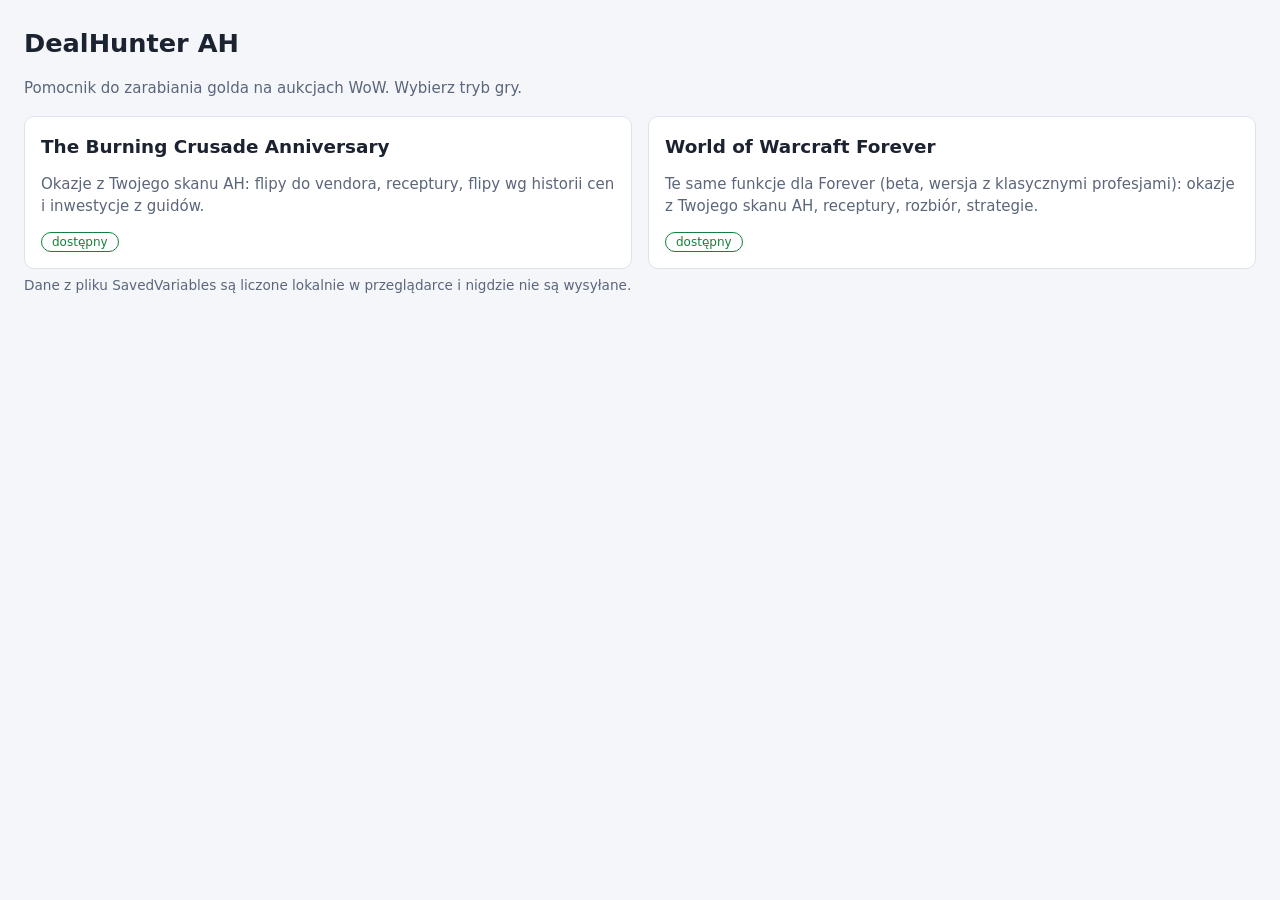
<file: docs/index.html>
<!doctype html>
<html lang="pl">
<head>
<meta charset="utf-8">
<meta name="viewport" content="width=device-width, initial-scale=1">
<meta name="robots" content="noindex, nofollow">
<title>DealHunter AH</title>
<link rel="icon" href="data:,">
<link rel="stylesheet" href="style.css">
</head>
<body>
<header>
  <h1>DealHunter AH</h1>
  <p class="sub">Pomocnik do zarabiania golda na aukcjach WoW. Wybierz tryb gry.</p>
</header>
<main>
  <div class="modes">
    <a class="mode card" href="tbc/">
      <h2>The Burning Crusade Anniversary</h2>
      <p>Okazje z Twojego skanu AH: flipy do vendora, receptury, flipy wg historii cen i inwestycje z guidów.</p>
      <span class="badge ok">dostępny</span>
    </a>
    <a class="mode card" href="forever/">
      <h2>World of Warcraft Forever</h2>
      <p>Te same funkcje dla Forever (beta, wersja z klasycznymi profesjami): okazje z Twojego skanu AH, receptury, rozbiór, strategie.</p>
      <span class="badge ok">dostępny</span>
    </a>
  </div>
  <p class="hint">Dane z pliku SavedVariables są liczone lokalnie w przeglądarce i nigdzie nie są wysyłane.</p>
</main>
</body>
</html>
</file>
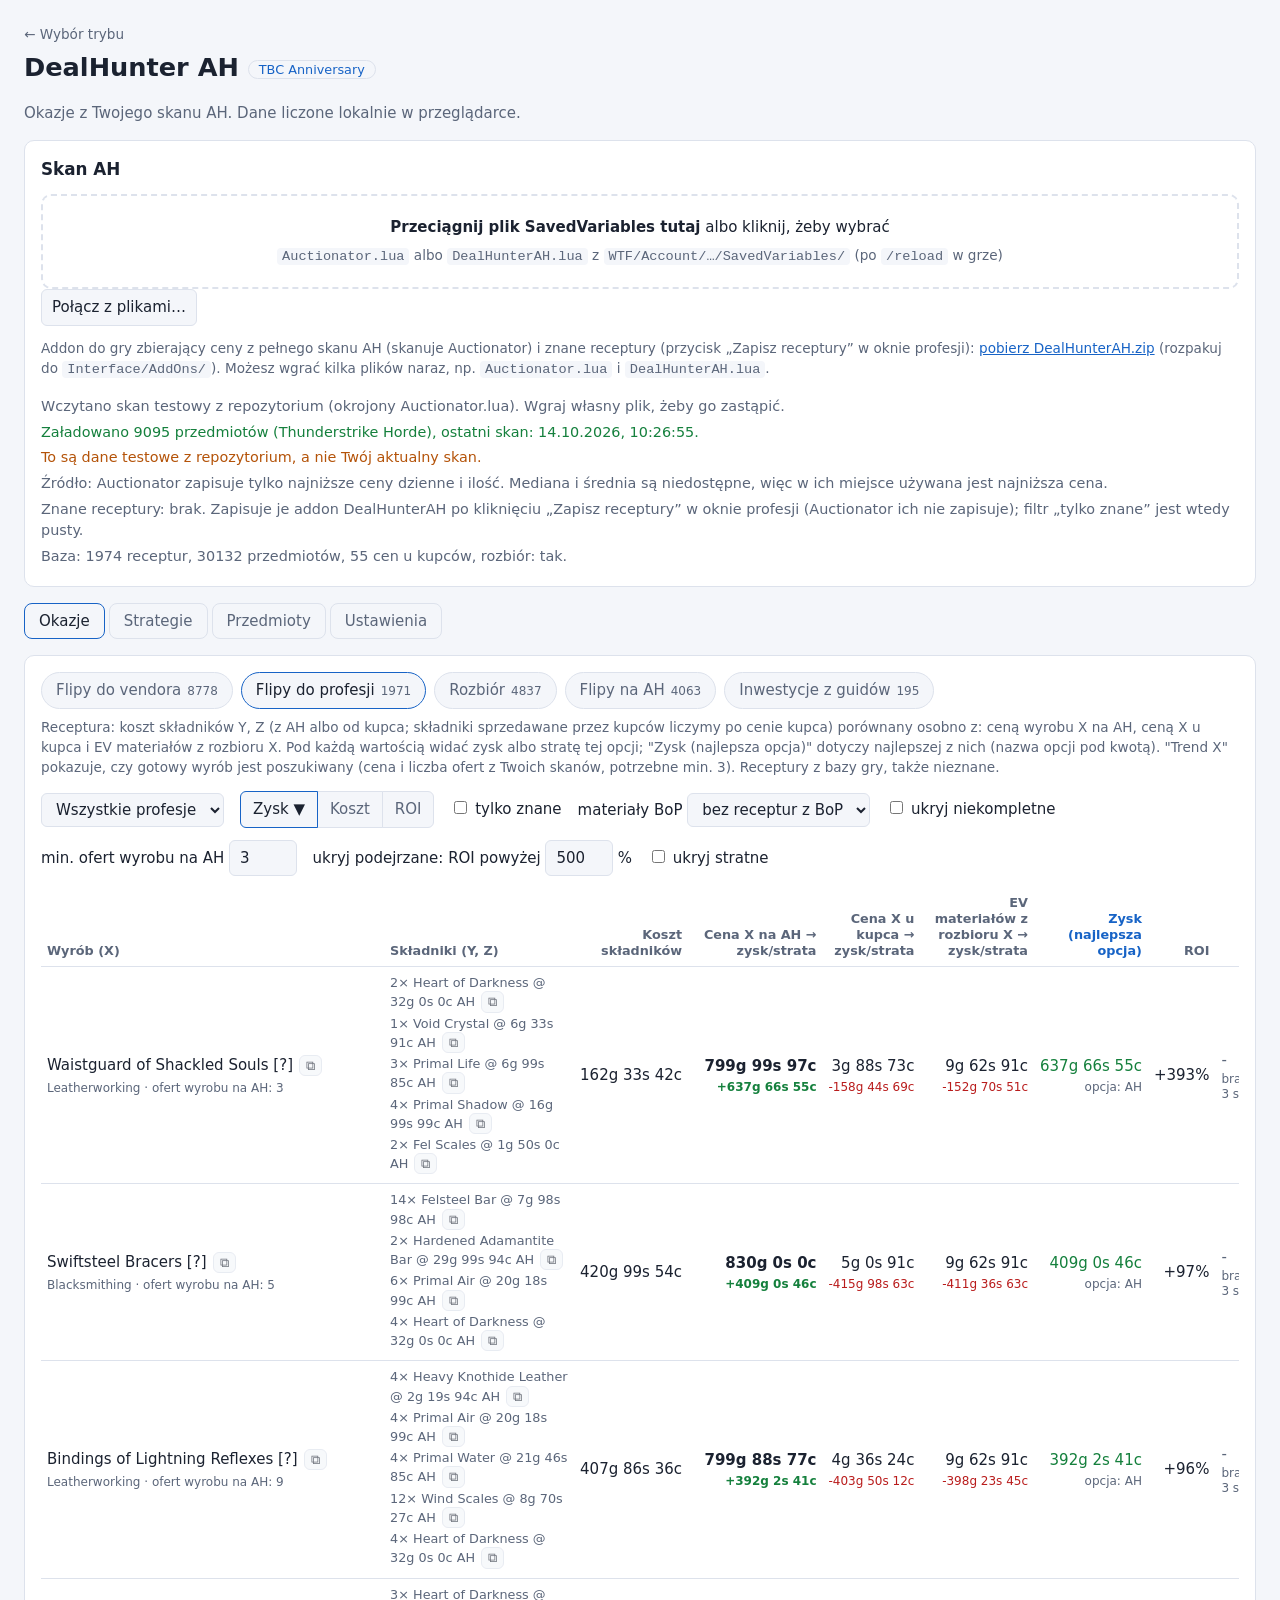
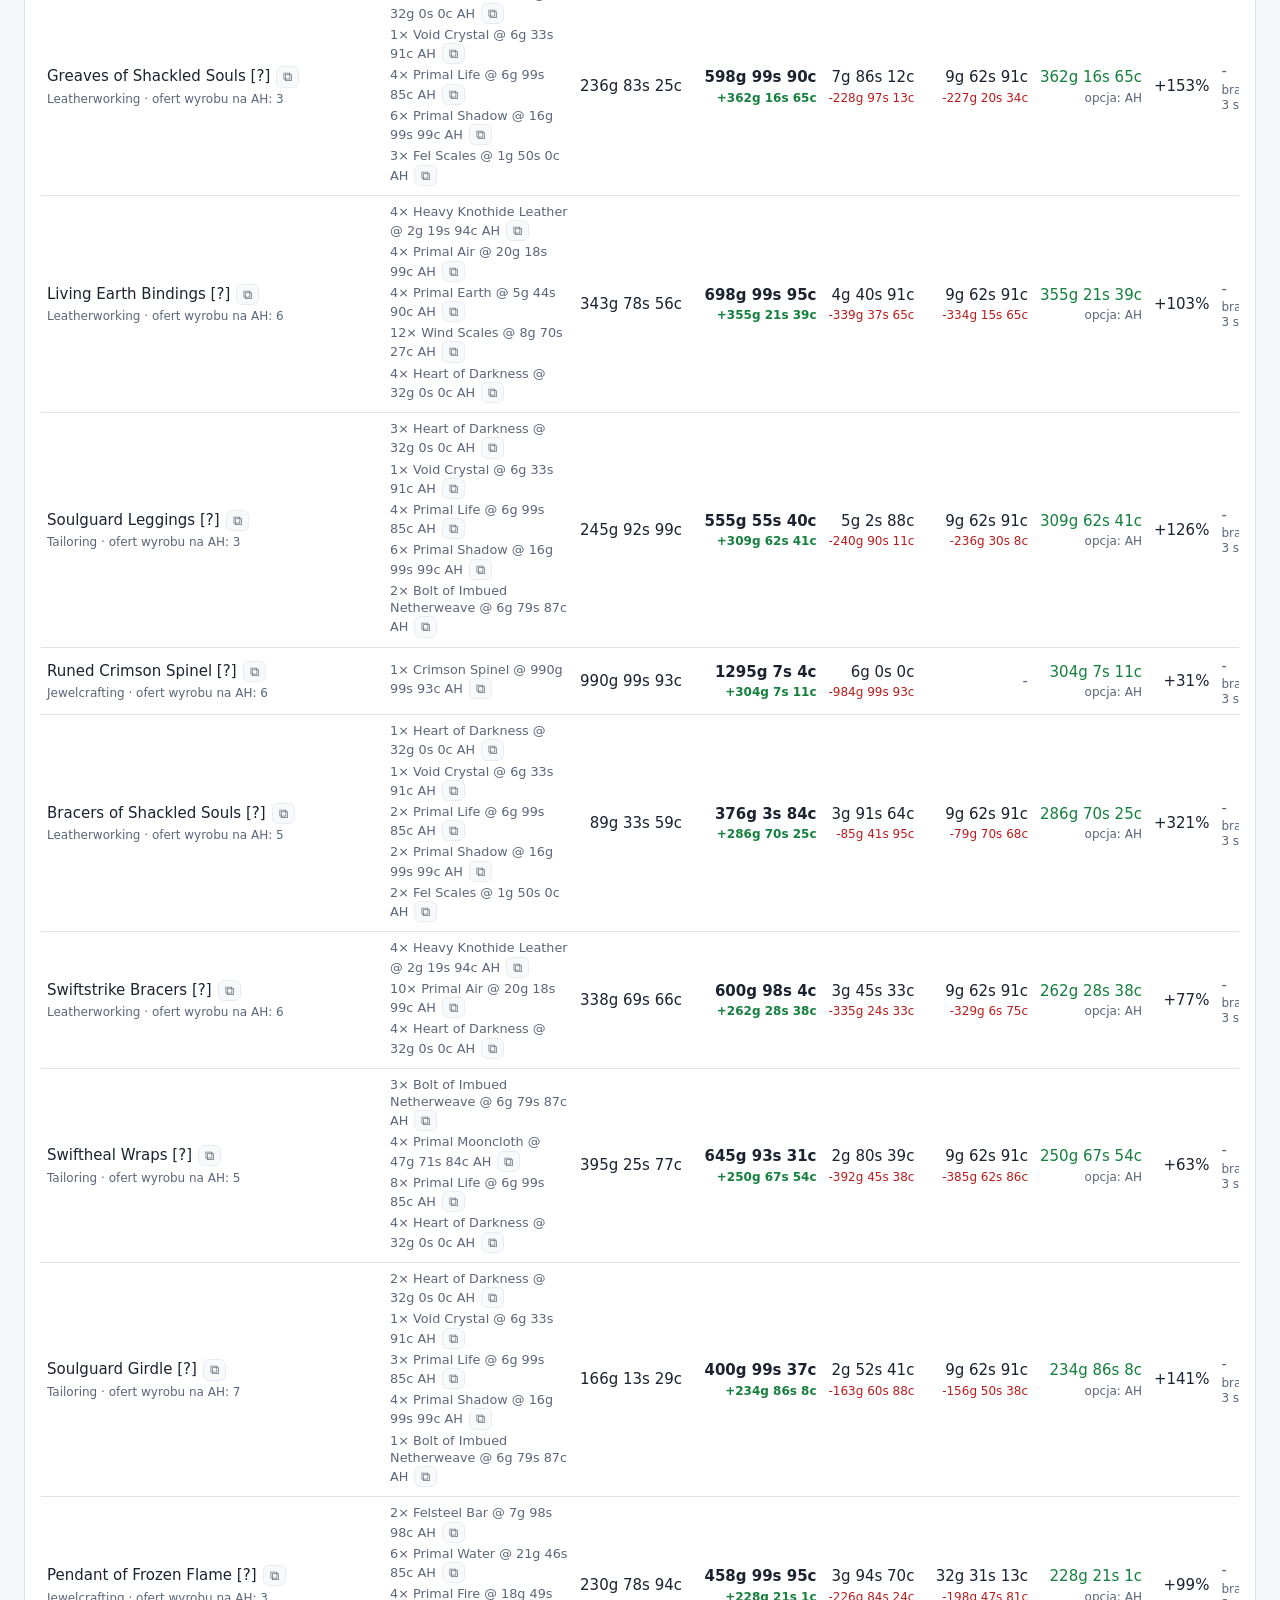
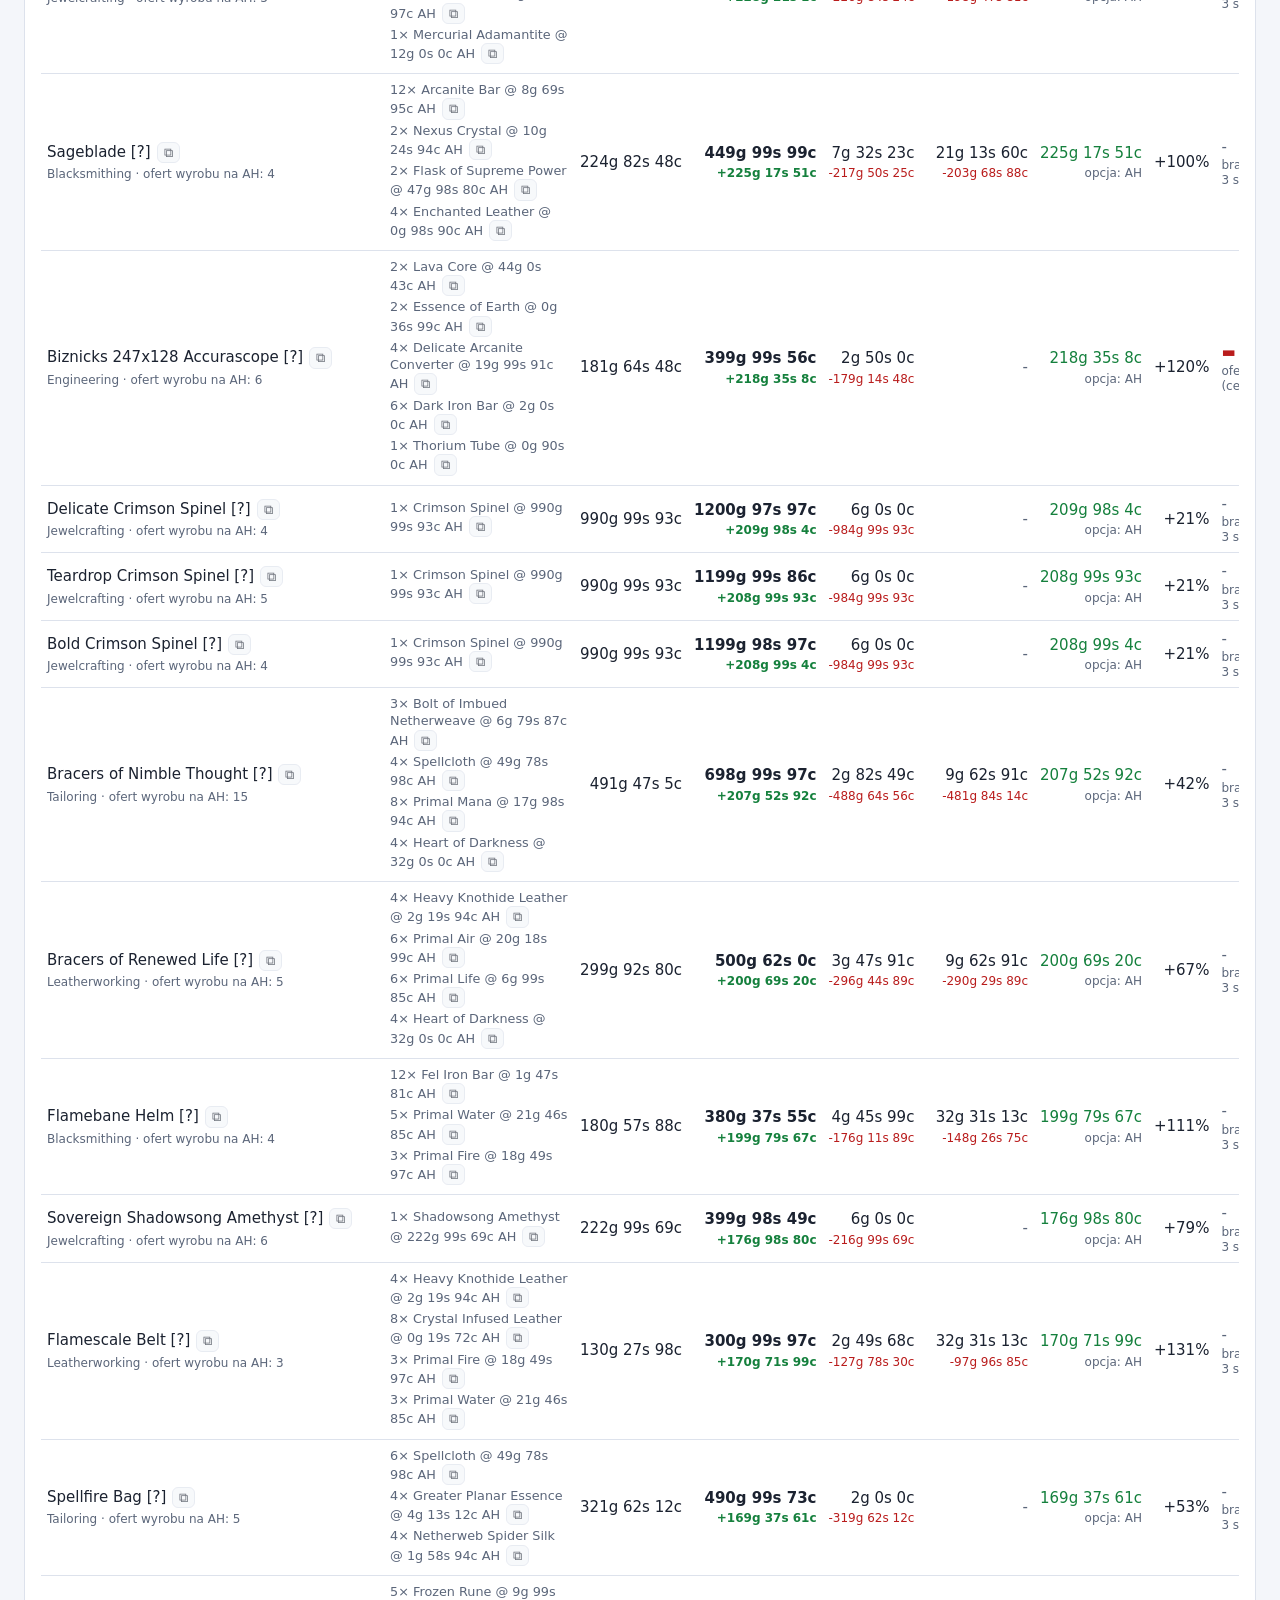
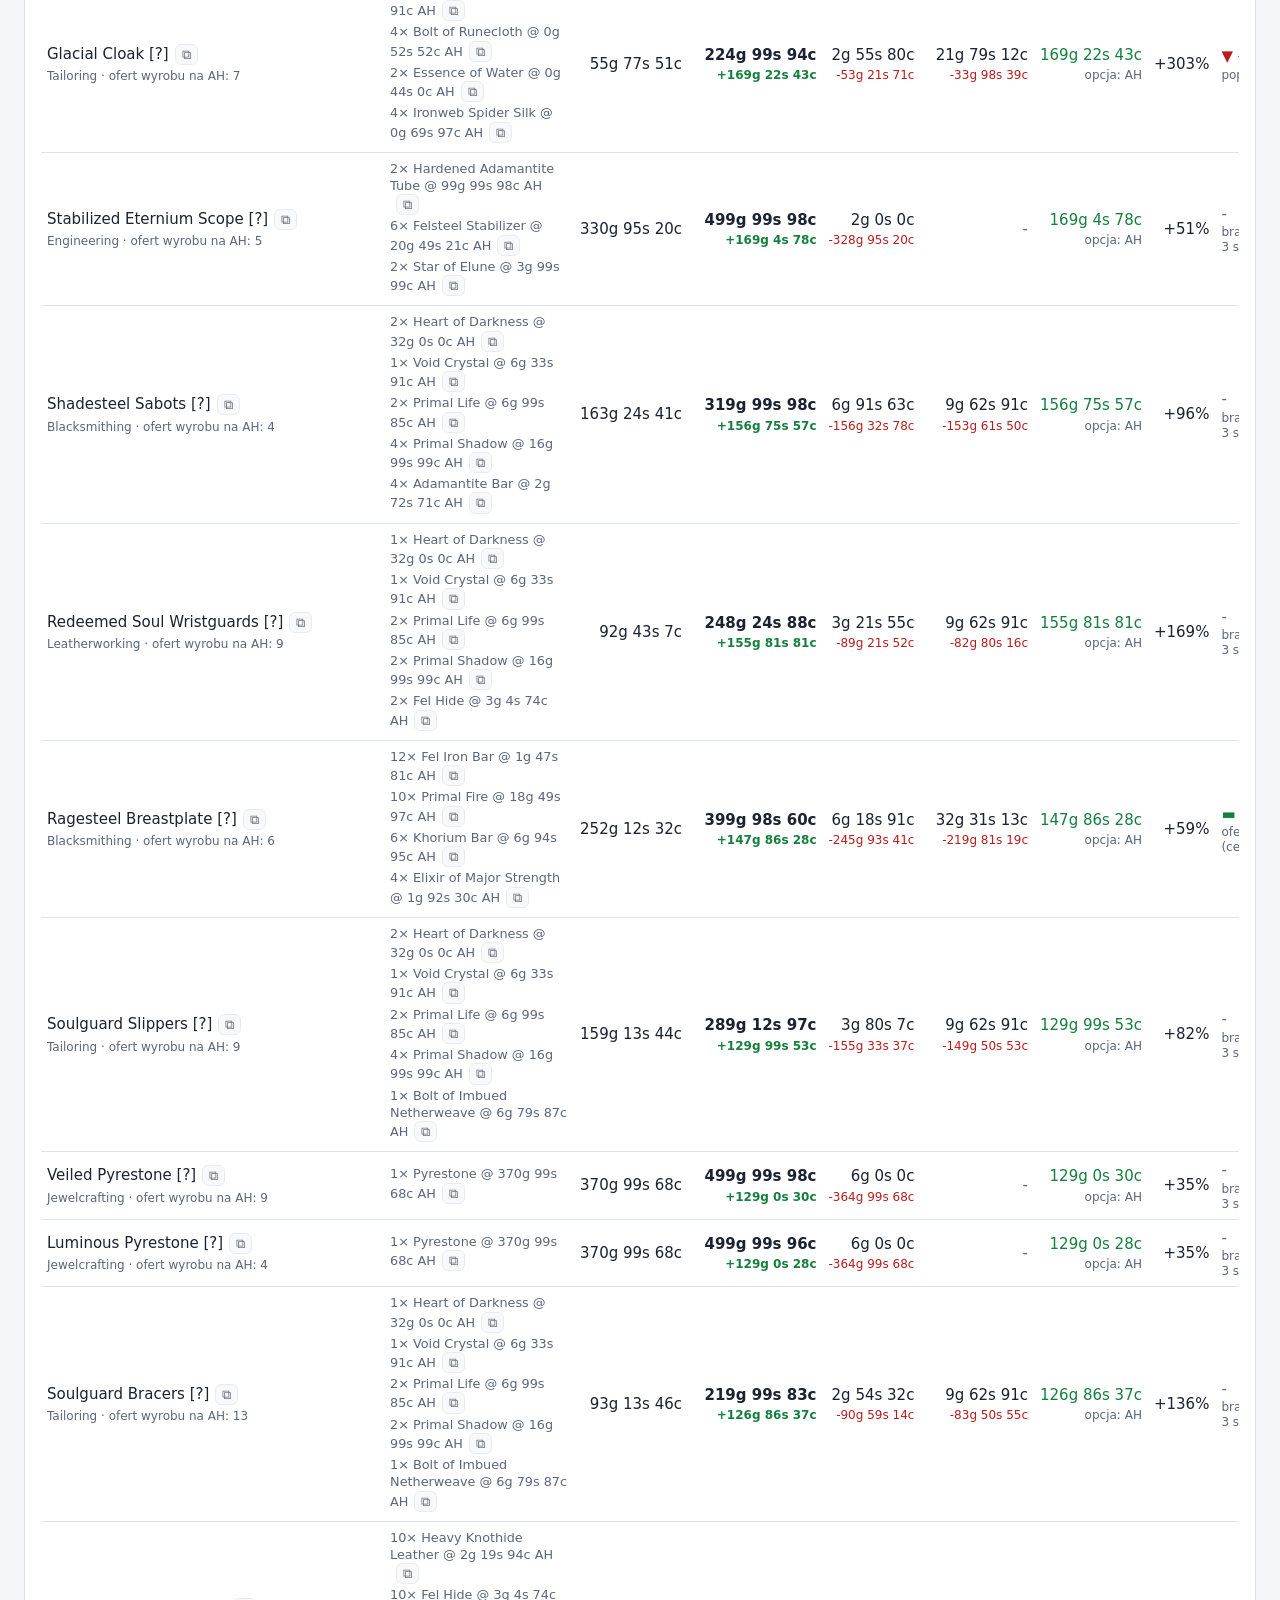
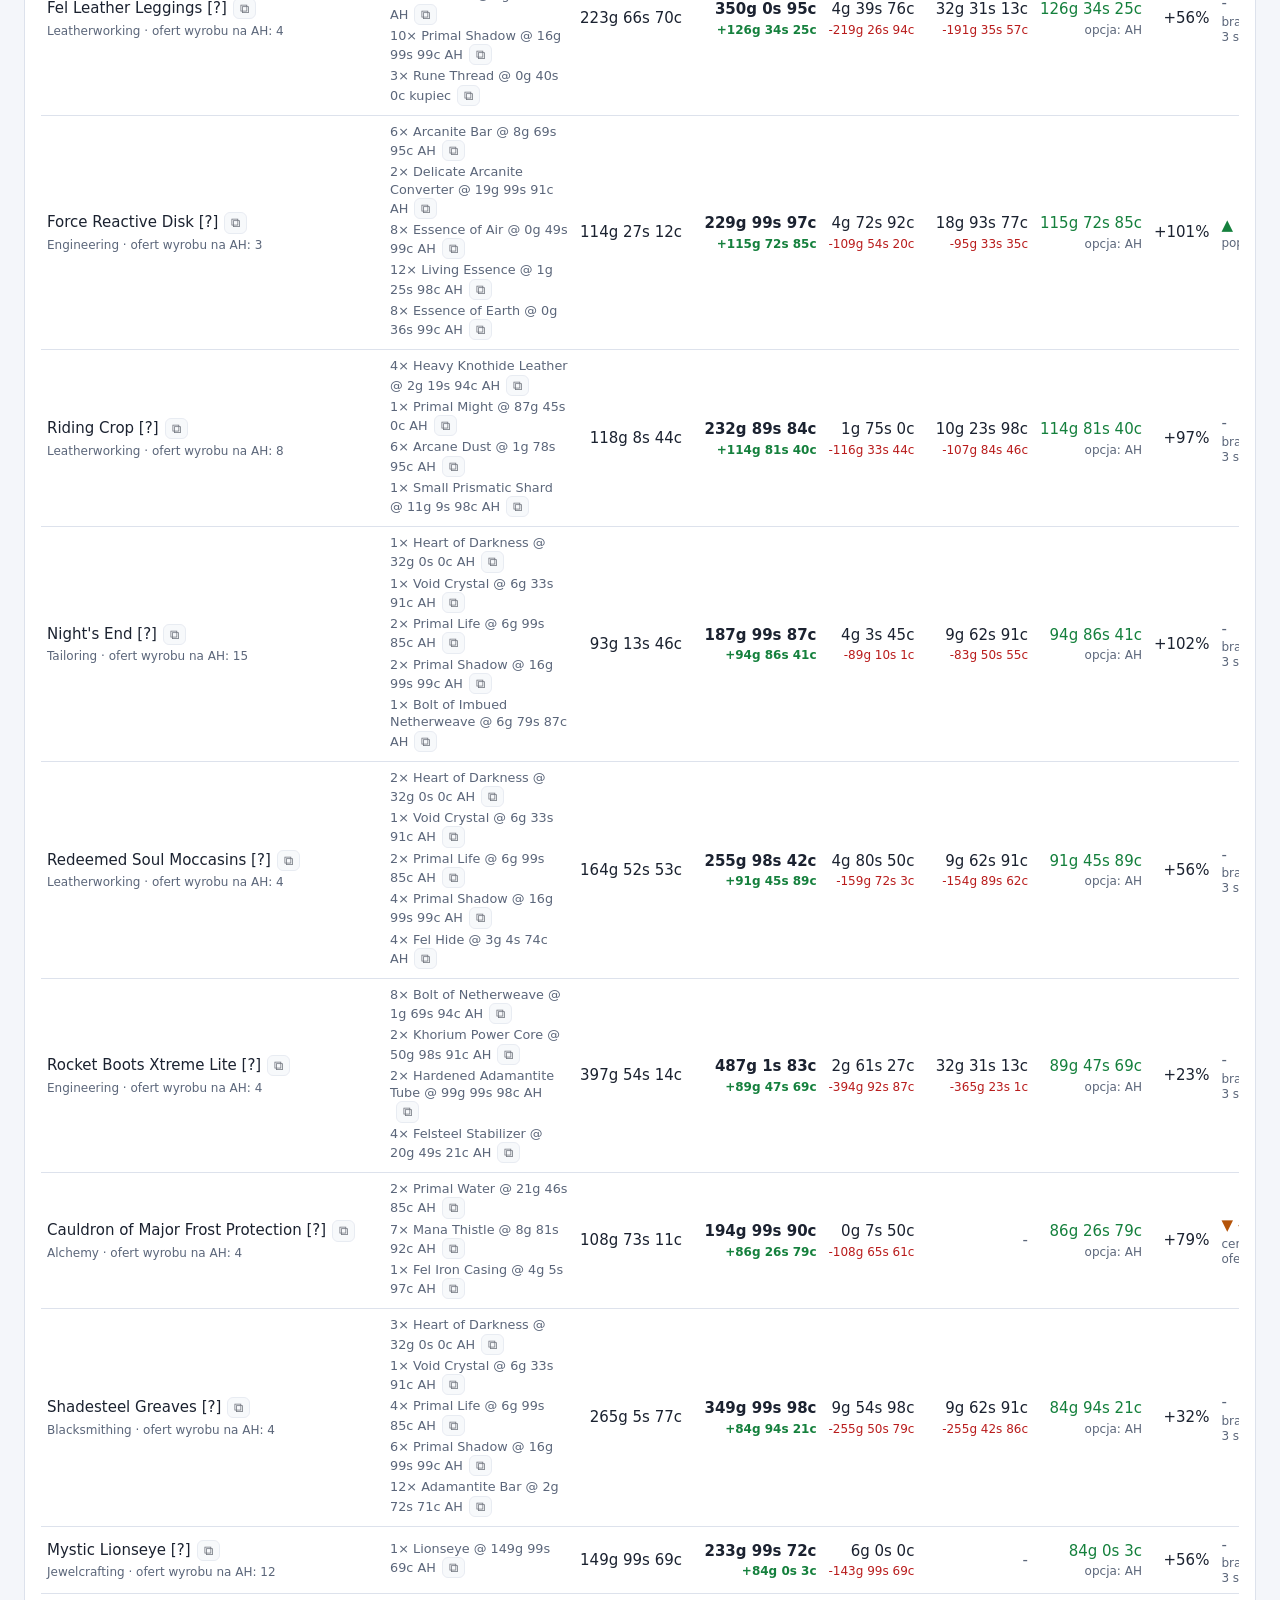
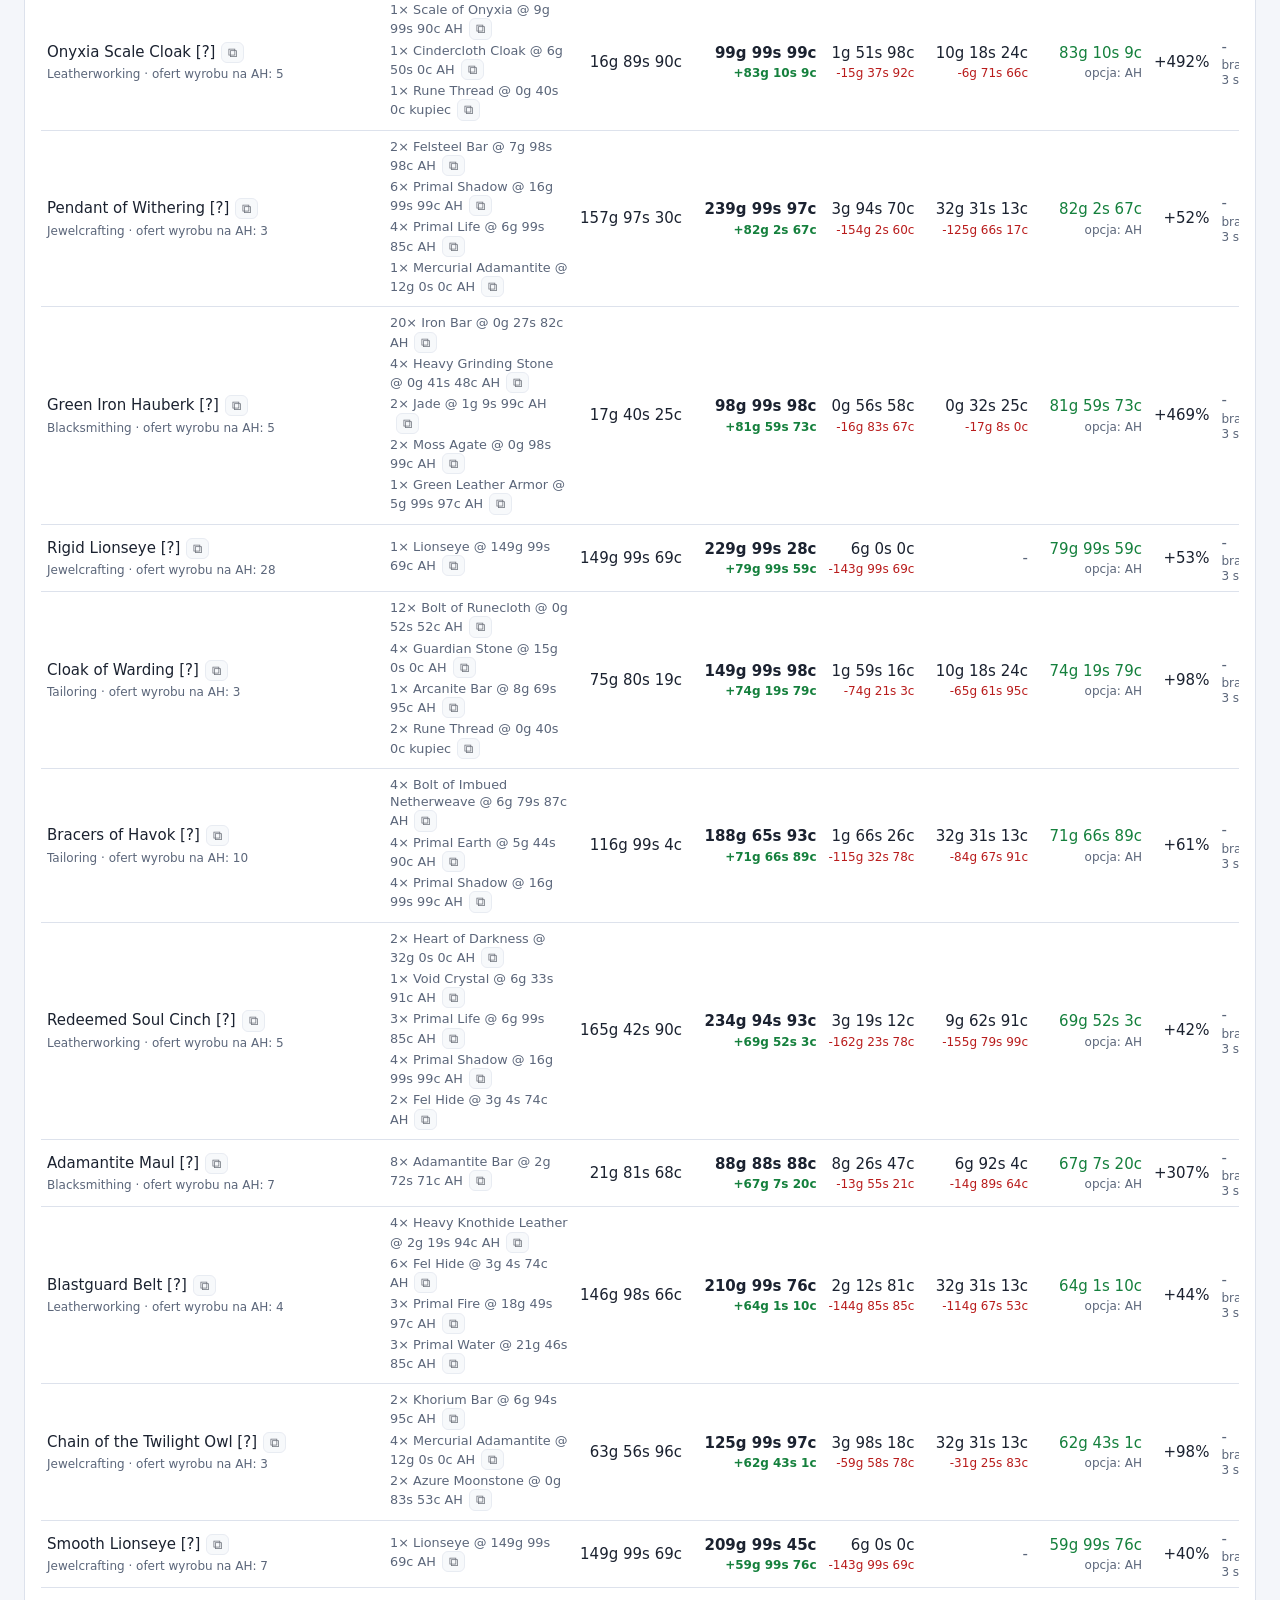
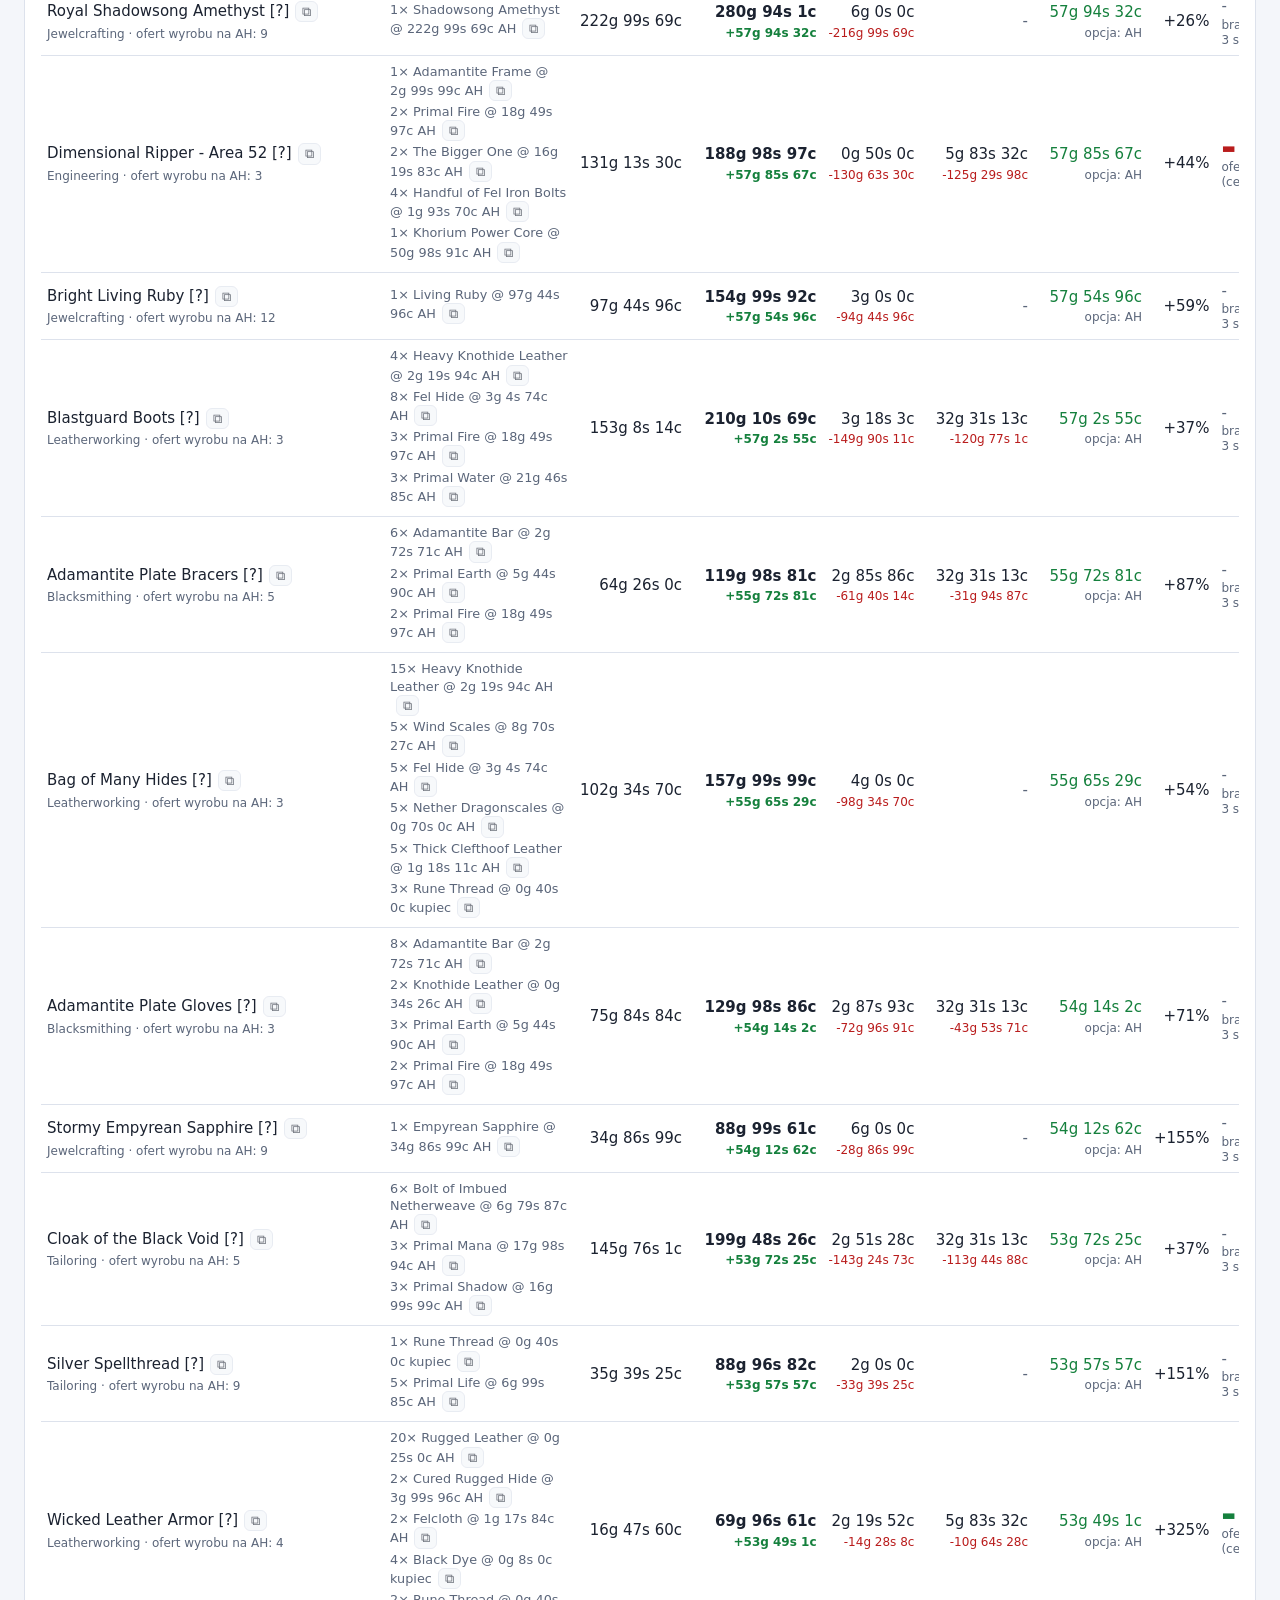
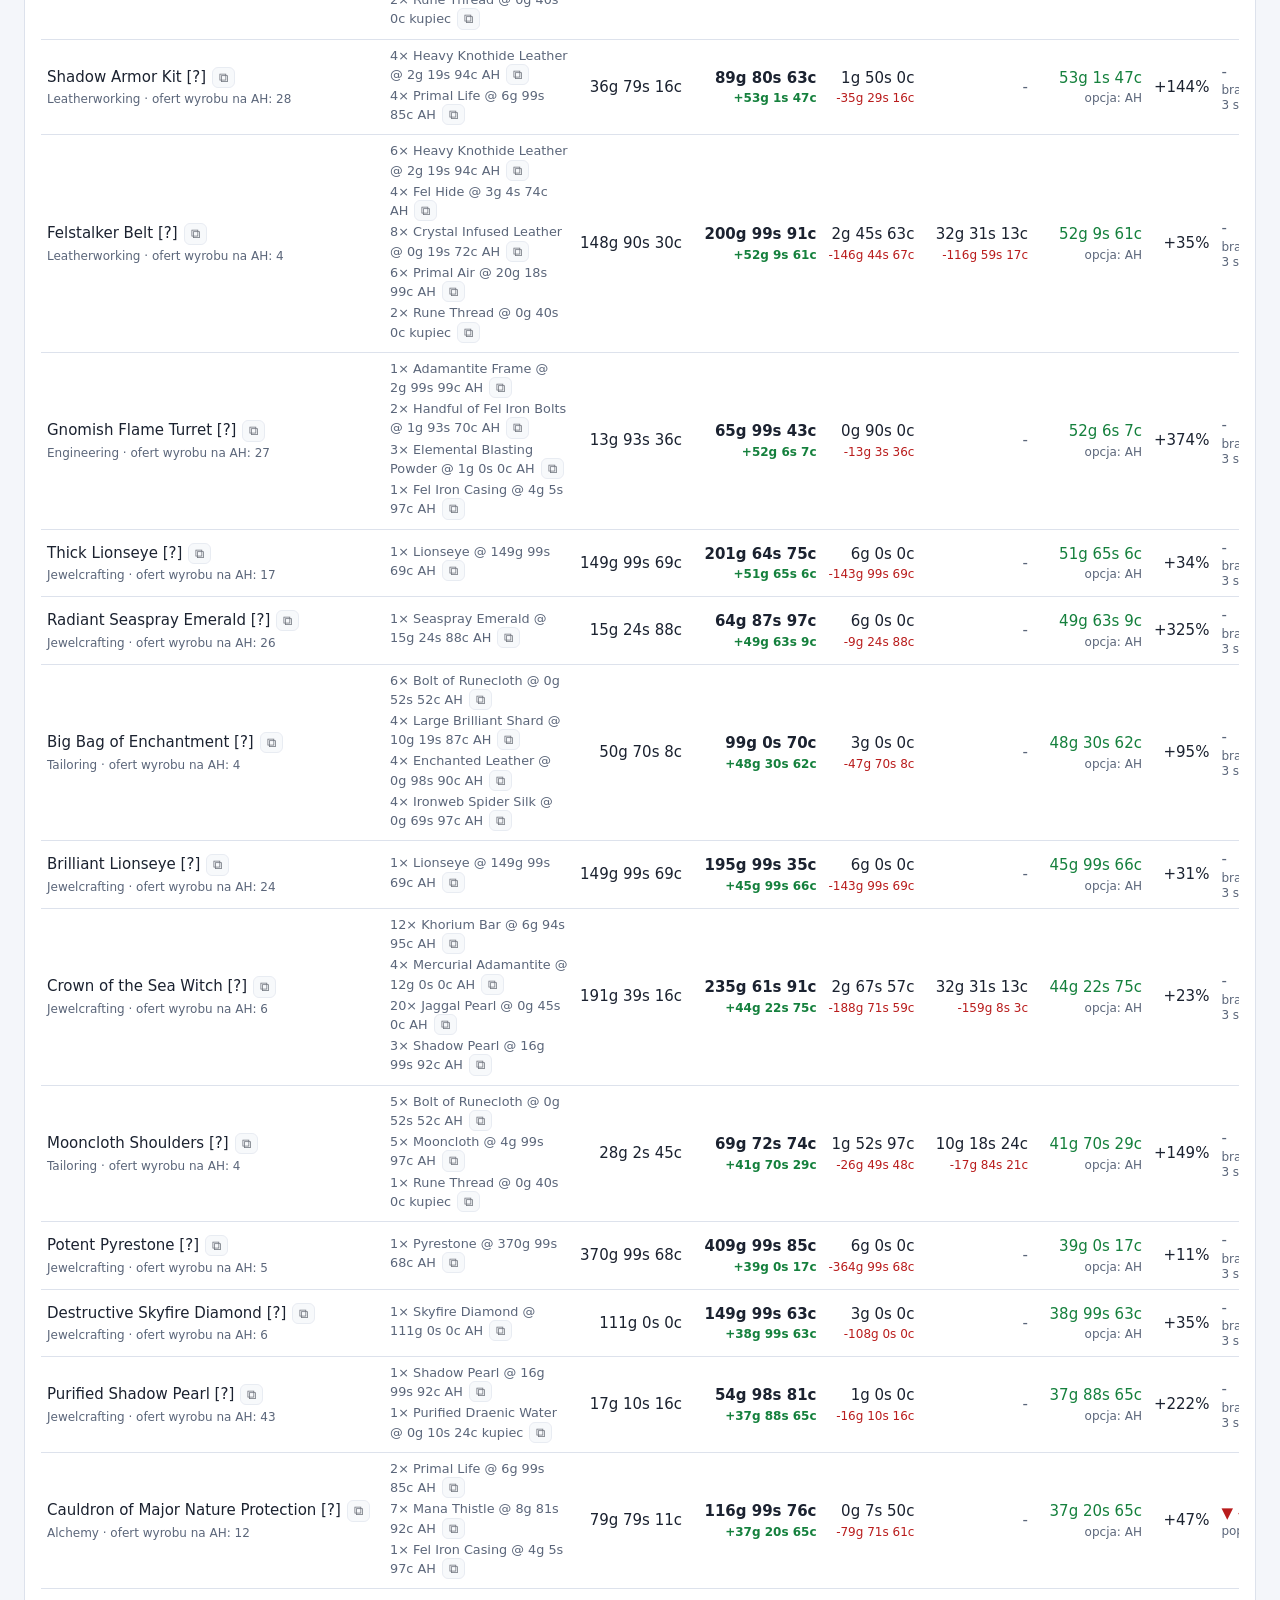
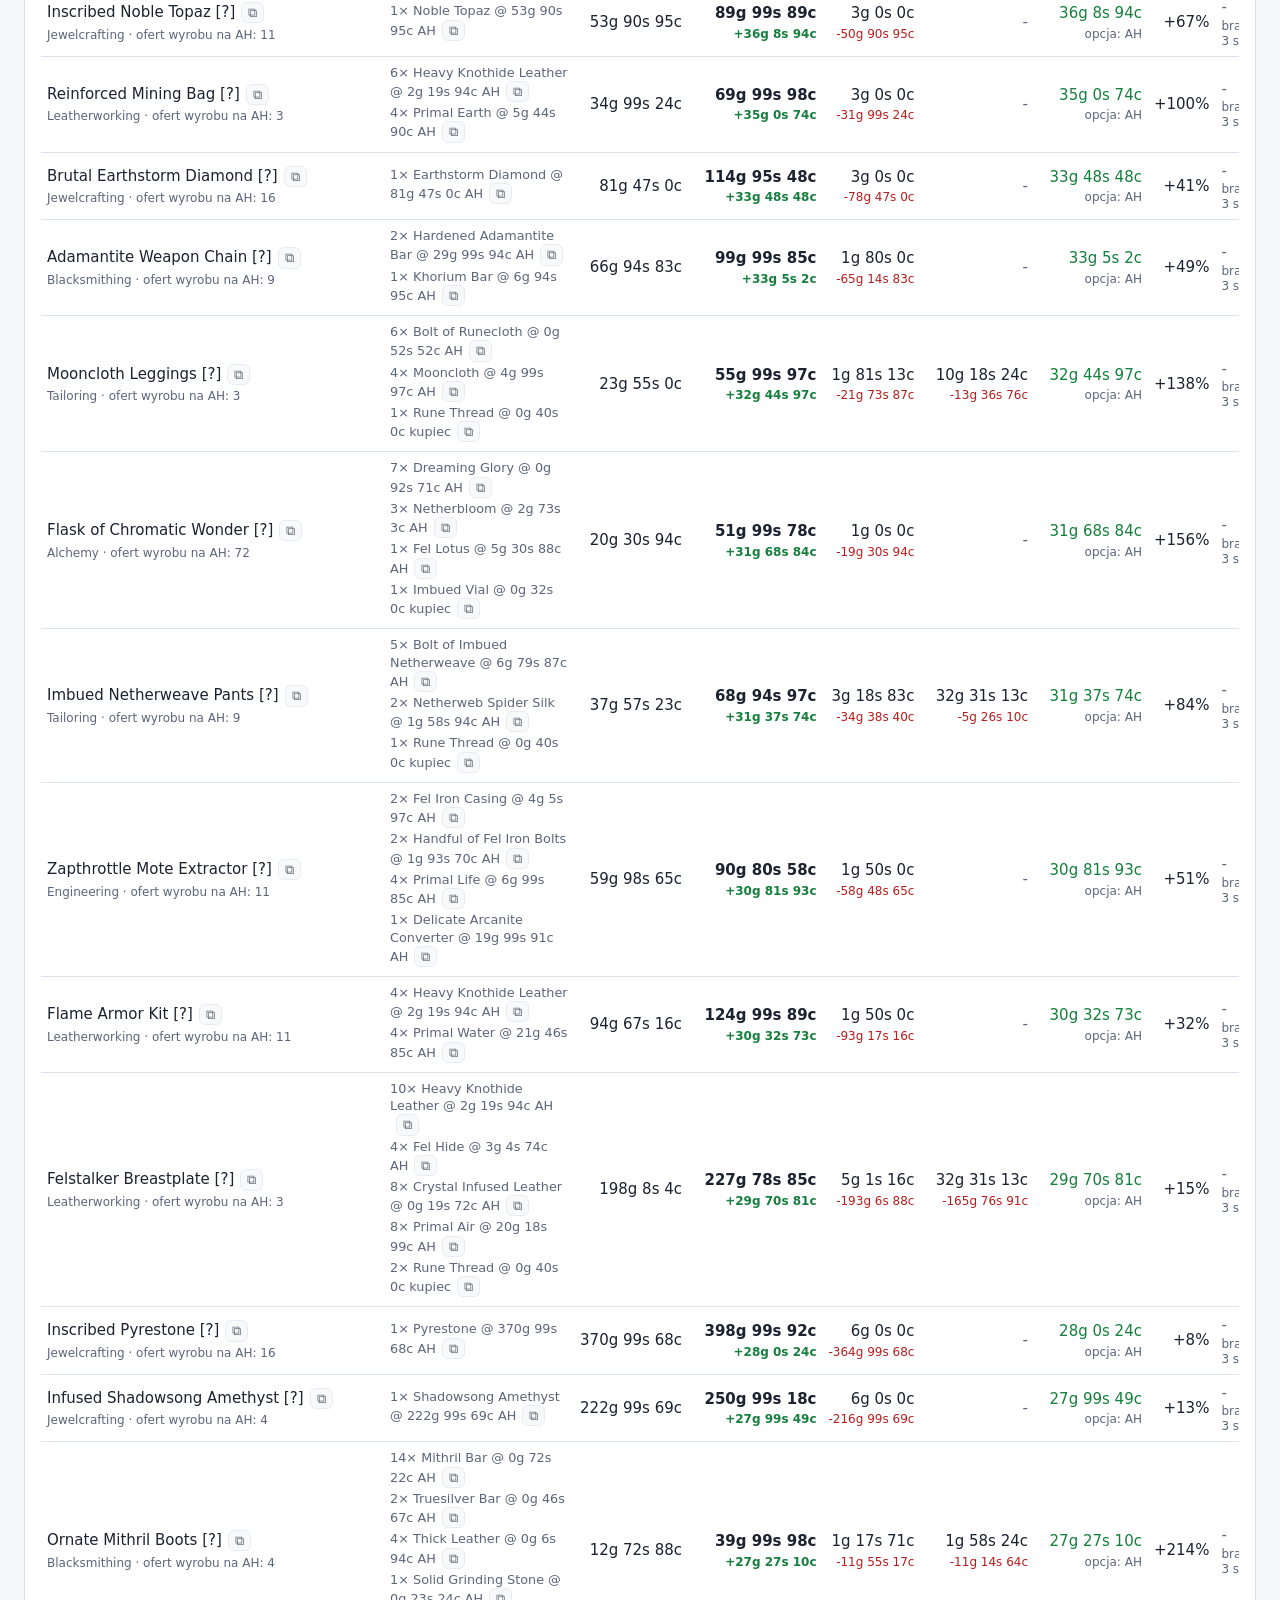
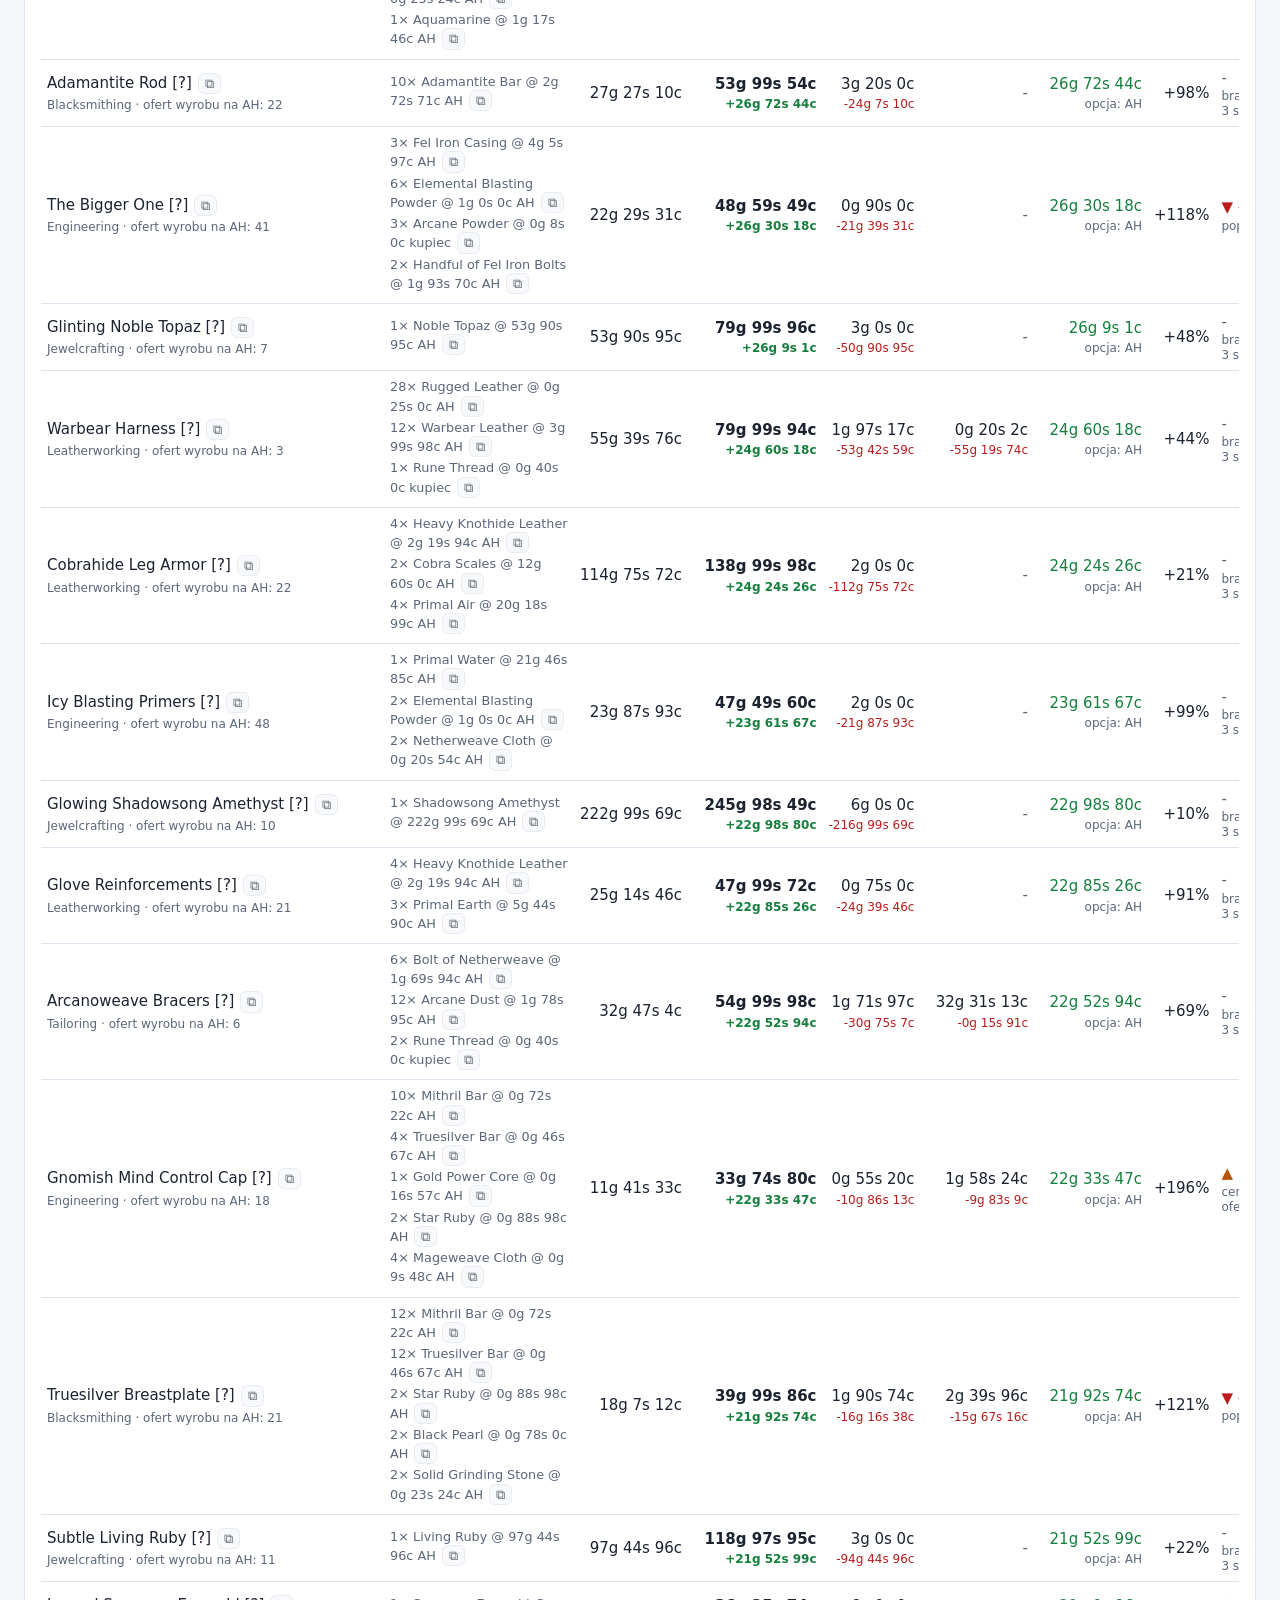
<file: docs/tbc/index.html>
<!doctype html>
<html lang="pl">
<head>
<meta charset="utf-8">
<meta name="viewport" content="width=device-width, initial-scale=1">
<meta name="robots" content="noindex, nofollow">
<title>DealHunter AH - TBC Anniversary</title>
<link rel="icon" href="data:,">
<link rel="stylesheet" href="../style.css">
</head>
<body data-mode="tbc">
<div class="errorbar" id="errorbar" hidden></div>
<script>
(function () {
  var bar = document.getElementById("errorbar");
  function show(msg) {
    bar.hidden = false;
    bar.textContent = "Błąd strony: " + msg + " - odśwież bez cache (Ctrl+F5). Jeśli się powtarza, wyślij mi ten komunikat.";
  }
  window.addEventListener("error", function (e) { show(e.message || "nie udało się załadować pliku " + (e.target && (e.target.src || e.target.href))); }, true);
  window.addEventListener("unhandledrejection", function (e) { show(String((e.reason && e.reason.message) || e.reason)); });
})();
</script>

<header>
  <p class="crumb"><a href="../">&larr; Wybór trybu</a></p>
  <h1>DealHunter AH <span class="tag">TBC Anniversary</span></h1>
  <p class="sub">Okazje z Twojego skanu AH. Dane liczone lokalnie w przeglądarce.</p>
</header>

<main>
  <section class="card" id="data">
    <h2>Skan AH</h2>
    <label class="drop" id="drop">
      <input type="file" id="file" accept=".lua" multiple hidden>
      <strong>Przeciągnij plik SavedVariables tutaj</strong> albo kliknij, żeby wybrać
      <span class="hint"><code>Auctionator.lua</code> albo <code>DealHunterAH.lua</code> z <code>WTF/Account/…/SavedVariables/</code> (po <code>/reload</code> w grze)</span>
    </label>
    <div class="toolbar" id="linkBar" hidden>
      <button type="button" id="linkBtn" title="Wskaż pliki SavedVariables raz; potem odświeżasz je jednym przyciskiem">Połącz z plikami…</button>
      <button type="button" id="refreshBtn" hidden>Odśwież z połączonych plików</button>
      <button type="button" id="unlinkBtn" hidden>Odłącz</button>
      <span class="hint" id="linkInfo"></span>
    </div>
    <p class="hint addon">Addon do gry zbierający ceny z pełnego skanu AH (skanuje Auctionator) i znane receptury (przycisk „Zapisz receptury” w oknie profesji):
      <a href="../DealHunterAH.zip">pobierz DealHunterAH.zip</a> (rozpakuj do <code>Interface/AddOns/</code>).
      Możesz wgrać kilka plików naraz, np. <code>Auctionator.lua</code> i <code>DealHunterAH.lua</code>.</p>
    <div class="toolbar" id="houseBar" hidden>
      <label>Serwer i frakcja <select id="house"></select></label>
    </div>
    <ul class="status" id="status"></ul>
  </section>

  <nav class="tabs" role="tablist">
    <button role="tab" data-tab="deals" aria-selected="true">Okazje</button>
    <button role="tab" data-tab="strategies" aria-selected="false">Strategie</button>
    <button role="tab" data-tab="items" aria-selected="false">Przedmioty</button>
    <button role="tab" data-tab="settings" aria-selected="false">Ustawienia</button>
  </nav>

  <section class="card tab" id="tab-deals">
    <div class="chips" id="dealKinds" role="tablist" aria-label="Rodzaj okazji"></div>
    <p class="hint" id="dealHelp"></p>
    <div class="toolbar">
      <select id="profession" aria-label="Profesja"></select>
      <span class="sortbar" id="sortbar" role="group" aria-label="Sortowanie">
        <button type="button" data-sort="profit">Zysk</button>
        <button type="button" data-sort="cost">Koszt</button>
        <button type="button" data-sort="roi">ROI</button>
      </span>
      <label id="optKnown"><input type="checkbox" id="knownOnly"> tylko znane</label>
      <label id="optBop" title="Materiał BoP nie jest sprzedawany na AH, więc nie ma ceny. Koszt takiej receptury nie zawiera go (nie jest liczony jako 0), a zysk to tylko górne oszacowanie.">materiały BoP
        <select id="bopFilter"><option value="without">bez receptur z BoP</option><option value="all">wszystkie</option><option value="only">tylko z BoP</option></select></label>
      <label id="optIncomplete"><input type="checkbox" id="hideIncomplete"> ukryj niekompletne</label>
      <label id="optQty" title="Wyroby sprzedawane na AH, których jest mniej ofert, są pomijane (jedna absurdalna cena zawyża zysk). 0 = pokaż wszystkie.">min. ofert wyrobu na AH <input type="number" id="minQty" min="0" max="999" step="1" value="3"></label>
      <label id="optRoi" title="Zysk z ceny z AH powyżej tego ROI zwykle oznacza pojedynczą absurdalną ofertę, a nie realny rynek. 0 = pokaż wszystko.">ukryj podejrzane: ROI powyżej <input type="number" id="maxRoi" min="0" max="100000" step="100" value="500"> %</label>
      <label id="optLoss"><input type="checkbox" id="hideLoss"> ukryj stratne</label>
    </div>
    <div class="scroll"><table id="dealTable"><thead></thead><tbody></tbody></table></div>
    <p class="empty" id="dealsEmpty"></p>
  </section>

  <section class="card tab" id="tab-strategies" hidden>
    <div class="toolbar">
      <select id="stratProfession" aria-label="Profesja strategii"></select>
    </div>
    <div id="strategyList"></div>
    <p class="empty" id="strategiesEmpty"></p>
  </section>

  <section class="card tab" id="tab-items" hidden>
    <div class="toolbar">
      <input type="search" id="itemFilter" placeholder="Szukaj po nazwie lub ID" aria-label="Szukaj przedmiotu">
    </div>
    <div class="scroll"><table id="itemTable">
      <thead><tr>
        <th>Przedmiot</th>
        <th class="num">Najniższa</th>
        <th class="num">Mediana</th>
        <th class="num">Średnia</th>
        <th class="num">Ilość</th>
        <th>Trend 7d</th>
      </tr></thead>
      <tbody></tbody>
    </table></div>
    <p class="empty" id="itemsEmpty"></p>
  </section>

  <section class="card tab" id="tab-settings" hidden>
    <div class="form">
      <label>Sprzedaż po cenie
        <select id="sellMode"><option value="median">mediana</option><option value="low">najniższa</option><option value="avg">średnia</option></select>
      </label>
      <label>Zakup po cenie
        <select id="buyMode"><option value="low">najniższa</option><option value="median">mediana</option><option value="avg">średnia</option></select>
      </label>
      <label class="inline"><input type="checkbox" id="feeEnabled"> Uwzględnij prowizję AH
        <input type="number" id="feeCut" min="0" max="100" step="1" value="5"> %
      </label>
      <p class="hint">Prowizja i depozyt są domyślnie wyłączone.</p>
      <button type="button" id="clear">Usuń zapamiętane dane z tej przeglądarki</button>
    </div>
  </section>
</main>

<script type="module" src="../js/app.js?v=dffa0ab9"></script>
</body>
</html>
</file>
<file: docs/style.css>
:root {
  --bg: #0f1218; --card: #181d27; --line: #2a3140; --text: #e6e9ef; --muted: #98a2b3;
  --accent: #5aa9ff; --good: #4ade80; --bad: #f87171; --warn: #fbbf24;
}
@media (prefers-color-scheme: light) {
  :root { --bg: #f4f6fa; --card: #fff; --line: #dde2ec; --text: #1b2230; --muted: #5b667a;
          --accent: #1763c6; --good: #15803d; --bad: #b91c1c; --warn: #b45309; }
}
* { box-sizing: border-box; }
[hidden] { display: none !important; }
body { margin: 0; background: var(--bg); color: var(--text);
       font: 15px/1.5 system-ui, -apple-system, "Segoe UI", Roboto, sans-serif; }
header, main { max-width: 1800px; margin: 0 auto; padding: 0 24px; }
header { padding-top: 24px; }
h1 { margin: 0; font-size: 1.6rem; }
h2 { margin: 0 0 12px; font-size: 1.05rem; }
.sub, .hint, .empty { color: var(--muted); }
.drop, .hint { overflow-wrap: anywhere; }
.hint { display: block; font-size: .85rem; margin-top: 6px; }
main { padding-bottom: 48px; }
.card { background: var(--card); border: 1px solid var(--line); border-radius: 10px;
        padding: 16px; margin-top: 16px; }
.drop { display: block; border: 2px dashed var(--line); border-radius: 10px; padding: 20px;
        text-align: center; cursor: pointer; }
.drop:hover, .drop.over { border-color: var(--accent); }
code { background: var(--bg); padding: 1px 5px; border-radius: 4px; }
.status { list-style: none; padding: 0; margin: 12px 0 0; font-size: .9rem; }
.status li { padding: 2px 0; }
.status .ok { color: var(--good); } .status .err { color: var(--bad); }
.tabs { display: flex; gap: 4px; margin-top: 16px; flex-wrap: wrap; }
.tabs button { background: transparent; color: var(--muted); border: 1px solid var(--line);
               border-radius: 8px; padding: 6px 14px; font: inherit; cursor: pointer; }
.tabs button[aria-selected="true"] { color: var(--text); border-color: var(--accent); }
.toolbar { display: flex; gap: 12px 16px; flex-wrap: wrap; align-items: center; margin-bottom: 12px; }
select, input[type=search], input[type=number], button {
  background: var(--bg); color: var(--text); border: 1px solid var(--line);
  border-radius: 6px; padding: 6px 10px; font: inherit; }
input[type=number] { width: 4.5em; }
button { cursor: pointer; }
.scroll { overflow-x: auto; }
table { width: 100%; border-collapse: collapse; min-width: 560px; }
th, td { padding: 7px 6px; border-bottom: 1px solid var(--line); text-align: left; white-space: nowrap; }
th { white-space: normal; vertical-align: bottom; line-height: 1.25; }
th { font-size: .8rem; color: var(--muted); font-weight: 600; }
th.sortable { cursor: pointer; } th.sortable:hover, th.active { color: var(--accent); }
.num { text-align: right; font-variant-numeric: tabular-nums; }
tr.row { cursor: pointer; } tr.row:hover td { background: var(--bg); }
tr.detail td { white-space: normal; background: var(--bg); color: var(--muted); font-size: .88rem; }
.good { color: var(--good); } .bad { color: var(--bad); } .warn { color: var(--warn); }
.dim { color: var(--muted); }
.form { display: grid; gap: 14px; max-width: 420px; }
.form label { display: grid; gap: 4px; }
.form label.inline { display: flex; align-items: center; gap: 8px; flex-wrap: wrap; }
@media (max-width: 600px) { header, main { padding: 0 12px; } }

.crumb { margin: 0 0 4px; font-size: .85rem; } .crumb a { color: var(--muted); text-decoration: none; }
.tag { font-size: .8rem; font-weight: 500; color: var(--accent); border: 1px solid var(--line); border-radius: 999px; padding: 1px 10px; vertical-align: middle; }
a { color: var(--accent); }
.modes { display: grid; gap: 16px; grid-template-columns: repeat(auto-fit, minmax(260px, 1fr)); margin-top: 16px; }
.mode { display: block; color: inherit; text-decoration: none; margin-top: 0; }
.mode h2 { font-size: 1.15rem; } .mode p { color: var(--muted); margin: 0 0 12px; }
a.mode:hover { border-color: var(--accent); }
.mode.disabled { opacity: .6; }
.badge { font-size: .75rem; border: 1px solid var(--line); border-radius: 999px; padding: 2px 10px; color: var(--muted); }
.badge.ok { color: var(--good); border-color: var(--good); }
.chips { display: flex; gap: 8px; flex-wrap: wrap; margin-bottom: 8px; }
.chips button { border-radius: 999px; padding: 6px 14px; color: var(--muted); }
.chips button[aria-selected="true"] { color: var(--text); border-color: var(--accent); }
.chips .n { font-size: .75rem; color: var(--muted); margin-left: 6px; }
.sortbar { display: inline-flex; gap: 0; }
.sortbar button { border-radius: 0; margin-left: -1px; padding: 6px 12px; color: var(--muted); }
.sortbar button:first-child { border-radius: 6px 0 0 6px; margin-left: 0; }
.sortbar button:last-child { border-radius: 0 6px 6px 0; }
.sortbar button.active { color: var(--text); border-color: var(--accent); position: relative; z-index: 1; }
.strategy { border: 1px solid var(--line); border-radius: 10px; padding: 14px; margin-bottom: 12px; }
.strategy h3 { margin: 0 0 4px; font-size: 1rem; }
.strategy .meta { font-size: .8rem; color: var(--muted); margin-bottom: 8px; }
.strategy ul { margin: 8px 0; padding-left: 20px; }
.strategy .check { background: var(--bg); border-radius: 8px; padding: 8px 10px; font-size: .88rem; margin: 8px 0; }
.strategy .sources { font-size: .8rem; color: var(--muted); }
.strategy .sources li { margin: 2px 0; }
.tier { display: inline-block; min-width: 1.6em; text-align: center; border-radius: 6px; padding: 0 6px; margin-right: 6px; font-weight: 700; border: 1px solid var(--line); }
.tier.S { color: var(--good); border-color: var(--good); } .tier.A { color: var(--accent); border-color: var(--accent); } .tier.B { color: var(--warn); border-color: var(--warn); }
.link { background: none; border: none; color: var(--accent); padding: 0; cursor: pointer; text-decoration: underline; }

.errorbar { background: #7f1d1d; color: #fff; padding: 10px 16px; font-size: .9rem; }
.errorbar code { background: rgba(255,255,255,.15); }

td.wrap { white-space: normal; min-width: 190px; max-width: 300px; font-size: .8rem; line-height: 1.35; }
td.best { color: var(--text); font-weight: 600; }

td.opt div.small { font-size: .78rem; }

td.name .small, td.name div.small { font-size: .75rem; margin-top: 2px; }

td.demand { white-space: normal; min-width: 120px; max-width: 170px; }
td.demand .small { font-size: .75rem; line-height: 1.25; }
td.num div.small { font-size: .75rem; }

button.copy { margin-left: 6px; padding: 0 6px; font-size: .8rem; line-height: 1.5; border-radius: 6px; opacity: .65; vertical-align: baseline; }
button.copy:hover, button.copy:focus-visible { opacity: 1; border-color: var(--accent); }
button.copy.done { color: var(--good); border-color: var(--good); opacity: 1; }
td.name { white-space: nowrap; } td.wrap .ing { margin-bottom: 2px; }
td.name > div { white-space: normal; }
</file>
